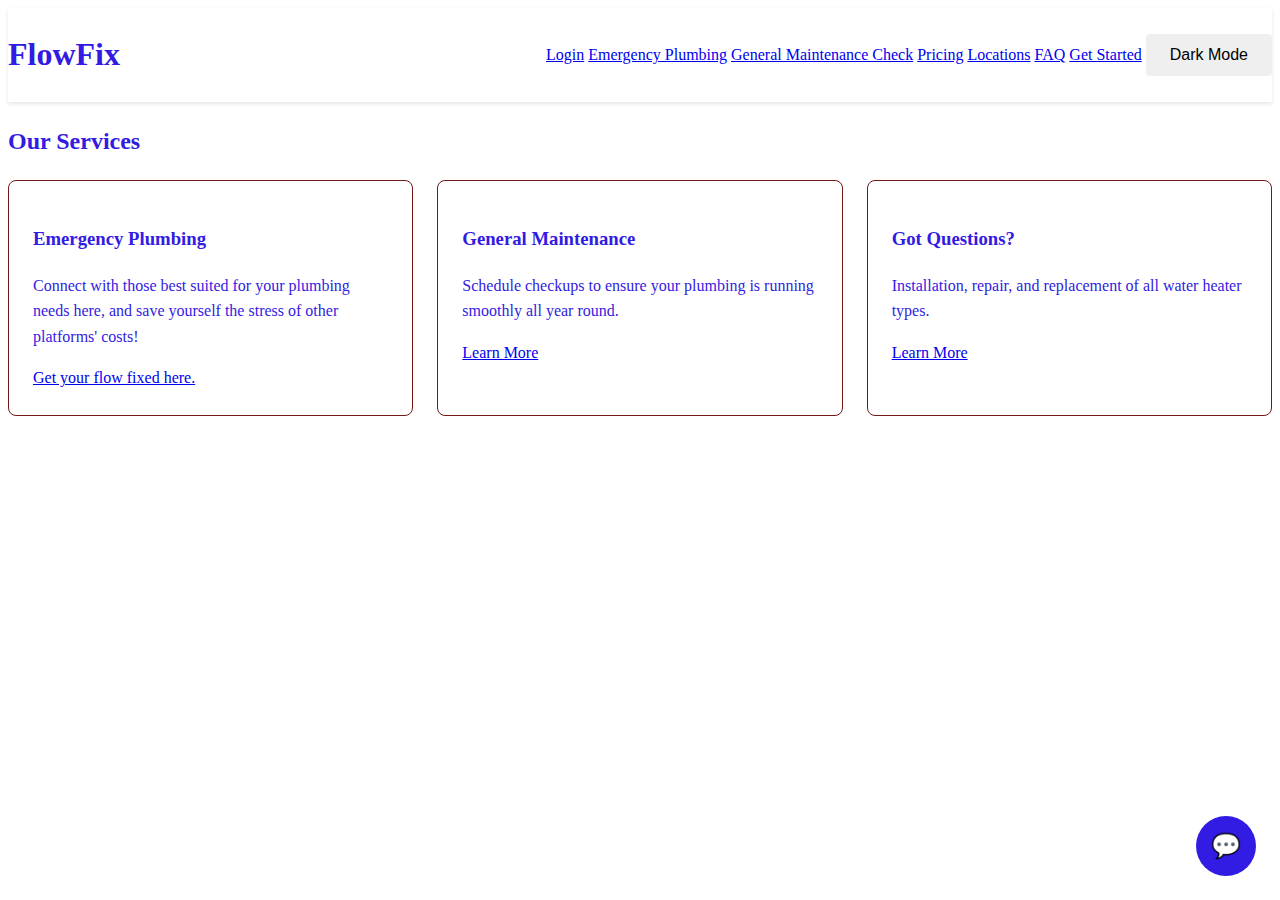
<file: Homepage/index.html>
<!DOCTYPE html>
<html lang="en">
<head>
    <meta charset="UTF-8">
    <meta name="viewport" content="width=device-width, initial-scale=1.0">
    <title>FlowFix - Where All Your Problems Flow Away</title>
    <link rel="stylesheet" href="styles.css">
</head>
<body>

 <!-- Navigation Header -->
    <header class="main-header">
        <div class="container">
              <div class="nav-wrapper">
                <div class="logo">
                    <h1>FlowFix</h1>
                </div>
                <nav class="main-nav">
                    <a href="#login">Login</a>
                    <a href="#Emergency-Plumbing">Emergency Plumbing</a>
                    <a href="#Maintenance-Check">General Maintenance Check</a>
                    <a href="#pricing">Pricing</a>
                    <a href="../Location/Location.html">Locations</a>
                    <a href="#FAQ">FAQ</a>
                    <a href="#contact" class="cta-nav">Get Started</a>
                    <button class="btn theme-toggle" id="themeToggle">Dark Mode</button>
                </nav>
            </div> 
        </div>     
    </header>       
            
           <!---- Sections to toggle through --->  
    <section>
     <h2>Our Services</h2>
        <div class="services-grid">
            <div class="service-card">
        <h3>Emergency Plumbing</h3>
                <p>Connect with those best suited for your plumbing needs here, and save yourself the stress of other platforms' costs!</p>
                <a href="#Emergency-Plumbing">Get your flow fixed here.</a>
            </div>
            <div class="service-card">
                <h3>General Maintenance</h3>
                <p>Schedule checkups to ensure your plumbing is running smoothly all year round.</p>
                <a href="#Maintenance-Check">Learn More</a> 
            </div>
            <div class="service-card">
                <h3>Got Questions?</h3>
                <p>Installation, repair, and replacement of all water heater types.</p>
                <a href="#FAQ">Learn More</a>
            </div>
        </div>
        </section>
          <!-- END OF SERVICE CARDS-->

           <!-- CHAT BUBBLE FEATURE, for prototype, ZERO FUNCTIONALITY
            @TODO: implement functionality once API && BACKEND is implemented + connected. -->
        <div>
        <div class="chat-bubble" id="chatBubble">💬</div>
<div class="chat-window" id="chatWindow" style="display:none;">
    <div class="chat-header">
        <span>FlowFix Assistant</span>
        <button id="closeChat">✕</button>
    </div>
    <div class="chat-messages" id="chatMessages"></div>
    <div class="chat-input-row">
        <input type="text" id="chatInput" placeholder="Describe your issue..."/>
        <button id="chatSend">Send</button>
    </div>
     <!-- END OF CHAT BUBBLE FEATURE-->
</div>
</div> 
</body>
</html>
</file>
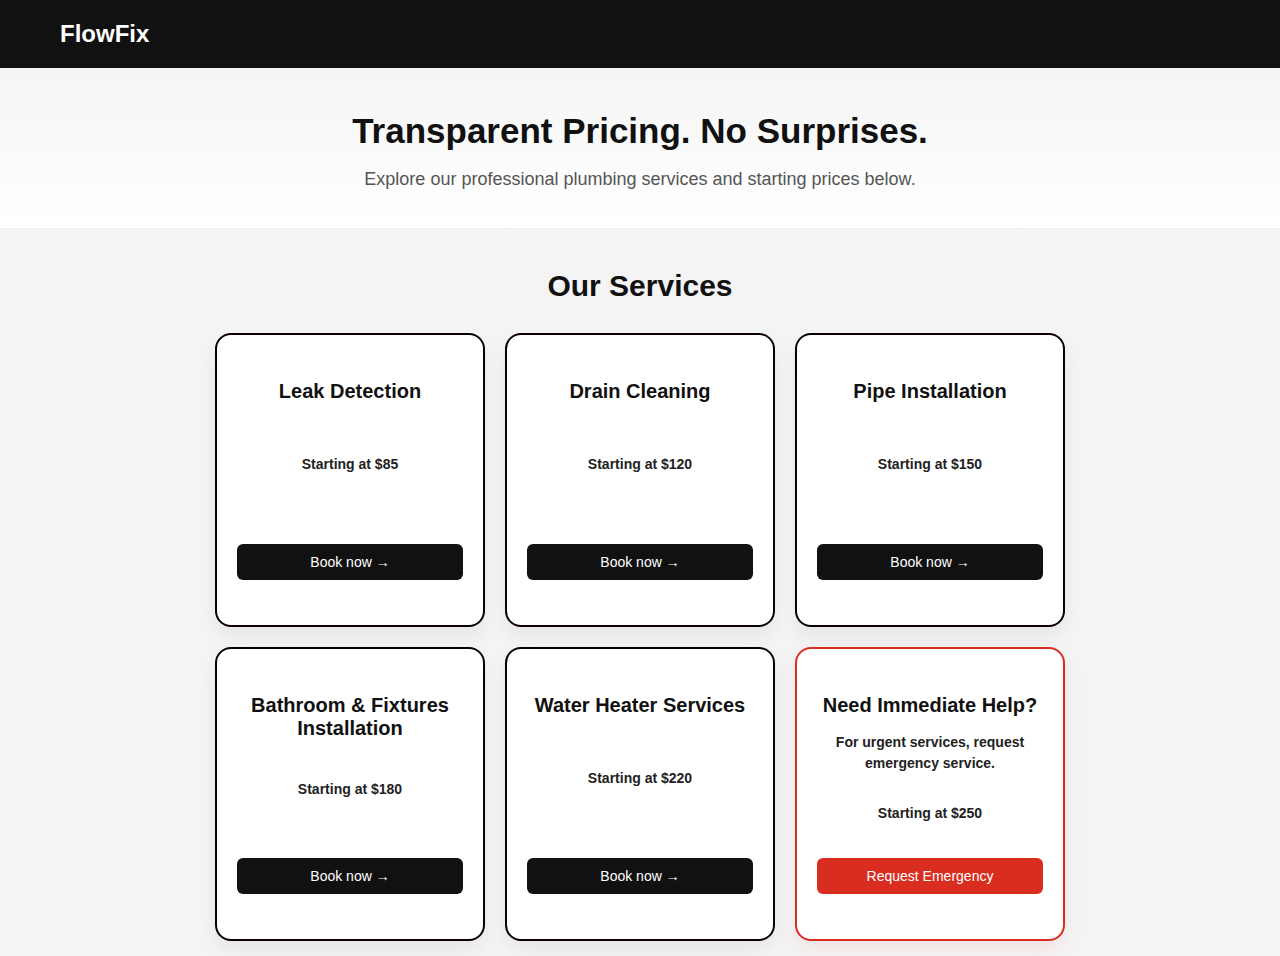
<file: pricing.html>
<!DOCTYPE html>
<html>
<head>
    <title>FlowFix Pricing</title>
    <link rel="stylesheet" href="pricing.css">
</head>
<body>

    <!-- NAVBAR -->
    <header class="nav">
        <h2 class="logo">FlowFix</h2>
    </header>

    <!-- HERO SECTION -->
    <section class="hero">
        <h1>Transparent Pricing. No Surprises.</h1>
        <p>Explore our professional plumbing services and starting prices below.</p>
    </section>

    <!-- PRICING / SERVICES SECTION -->
    <section class="pricing">

        <h2 class="section-title">Our Services</h2>

        <!-- 6 CARDS (3 columns x 2 rows) -->
        <div class="card-container">

            <div class="card">
                <h3>Leak Detection</h3>
                <p>Starting at $85</p>
                <button class="card-btn">Book now →</button>
            </div>

            <div class="card">
                <h3>Drain Cleaning</h3>
                <p>Starting at $120</p>
                <button class="card-btn">Book now →</button>
            </div>

            <div class="card">
                <h3>Pipe Installation</h3>
                <p>Starting at $150</p>
                <button class="card-btn">Book now →</button>
            </div>

            <div class="card">
                <h3>Bathroom & Fixtures Installation</h3>
                <p>Starting at $180</p>
                <button class="card-btn">Book now →</button>
            </div>

            <div class="card">
                <h3>Water Heater Services</h3>
                <p>Starting at $220</p>
                <button class="card-btn">Book now →</button>
            </div>

            <div class="card emergency-card">
                <h3>Need Immediate Help?</h3>
                <p class="emergency-text">
                    For urgent services, request emergency service.
                </p>
                <p>Starting at $250</p>
                <button class="card-btn emergency-btn">Request Emergency</button>
            </div>
        </div>

    </section>

</body>
</html>
</file>
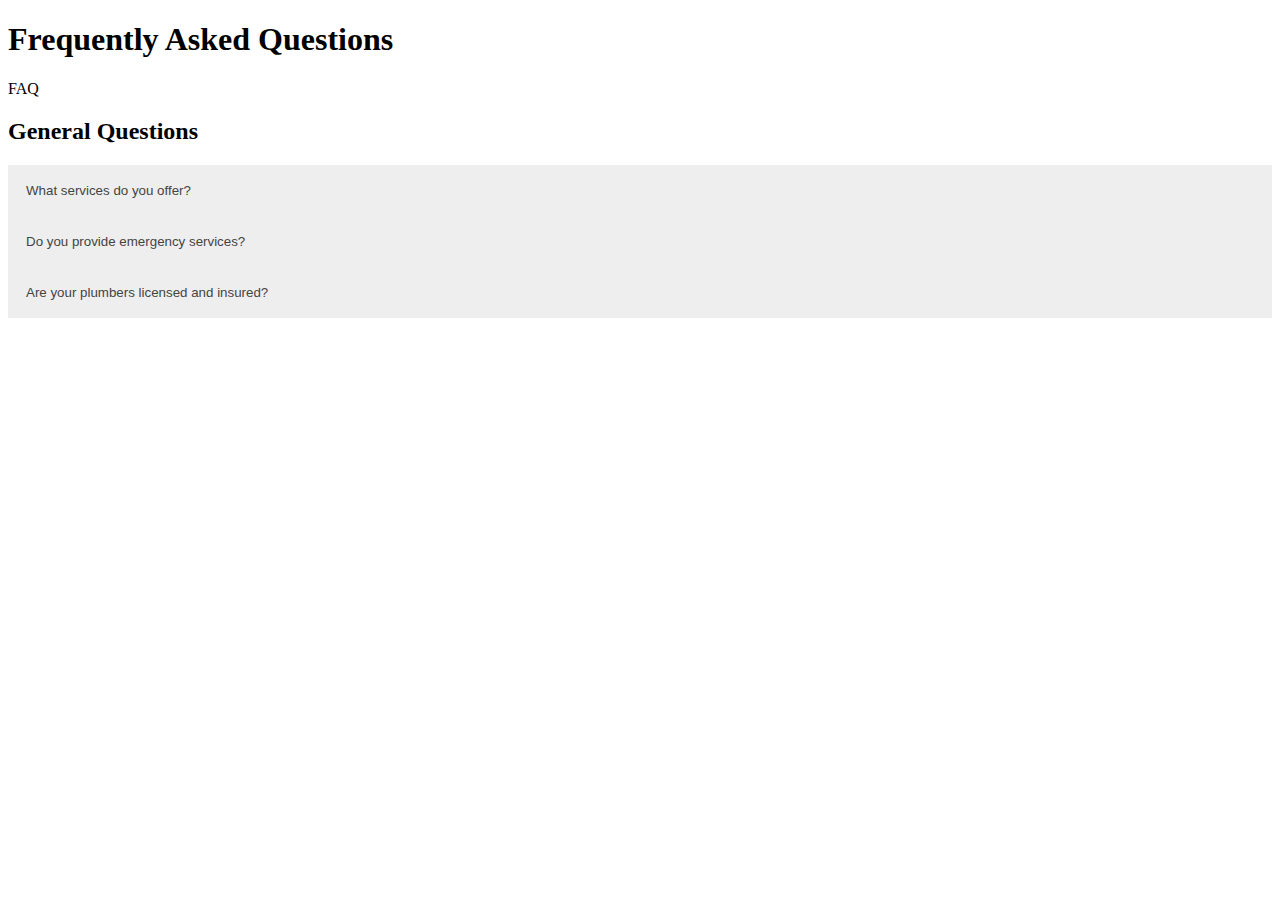
<file: FAQ/FAQ.html>
<!DOCTYPE html>
<html lang="en">
<head>
    <meta charset="UTF-8">
    <meta name="viewport" content="width=device-width, initial-scale=1.0">
    <title>FAQs Page</title>
    <link rel="stylesheet" href="./FAQ.css">
</head>
<body>
    <!-- To be added soon : Questions & Answers  -->
    <h1>Frequently Asked Questions</h1>
    <p>FAQ</p>

    <!-- General Questions FAQ-->
    <h2>General Questions</h2>
    <button class="accordion">What services do you offer?</button>
    <div class="panel">
        <p>
            At FlowFix, we handle everything from minor leaks to major installations.
            Our core services include leak detection, pipe repair and replacement, water heater 
            maintenance, drain cleaning, and fixture installations (sinks, toilets, and faucets).
            Whether it's a residential check-up or a complex commercial project, our team is equipped
            to get your flow back on track.
        </p>
    </div>

    <button class="accordion">Do you provide emergency services?</button>
    <div class="panel">
        <p>
            Yes! We know that plumbing disasters don't wait for business hours.
            FlowFix offers 24/7 emergency services for urgent issues like burst pipes,
            severe sewage backups, or major water leaks. Simply log onto our website and 
            get matched with one of our technicians. We will dispatch our technician to 
            your NYC location as soon as possible.
        </p>
    </div>

    <button class="accordion">Are your plumbers licensed and insured?</button>
    <div class="panel">
        <p>
            Absolutely. Your property is in safe hands. Every plumber on the FlowFix 
            team is fully licensed, background-checked, and highly trained. We also 
            carry comprehensive insurance coverage to protect your home and our workers,
            ensuring you have total peace of mind throughout the entire repair process.
        </p>
    </div>

    <script src="FAQ.js"></script>
</body>
</html>
</file>
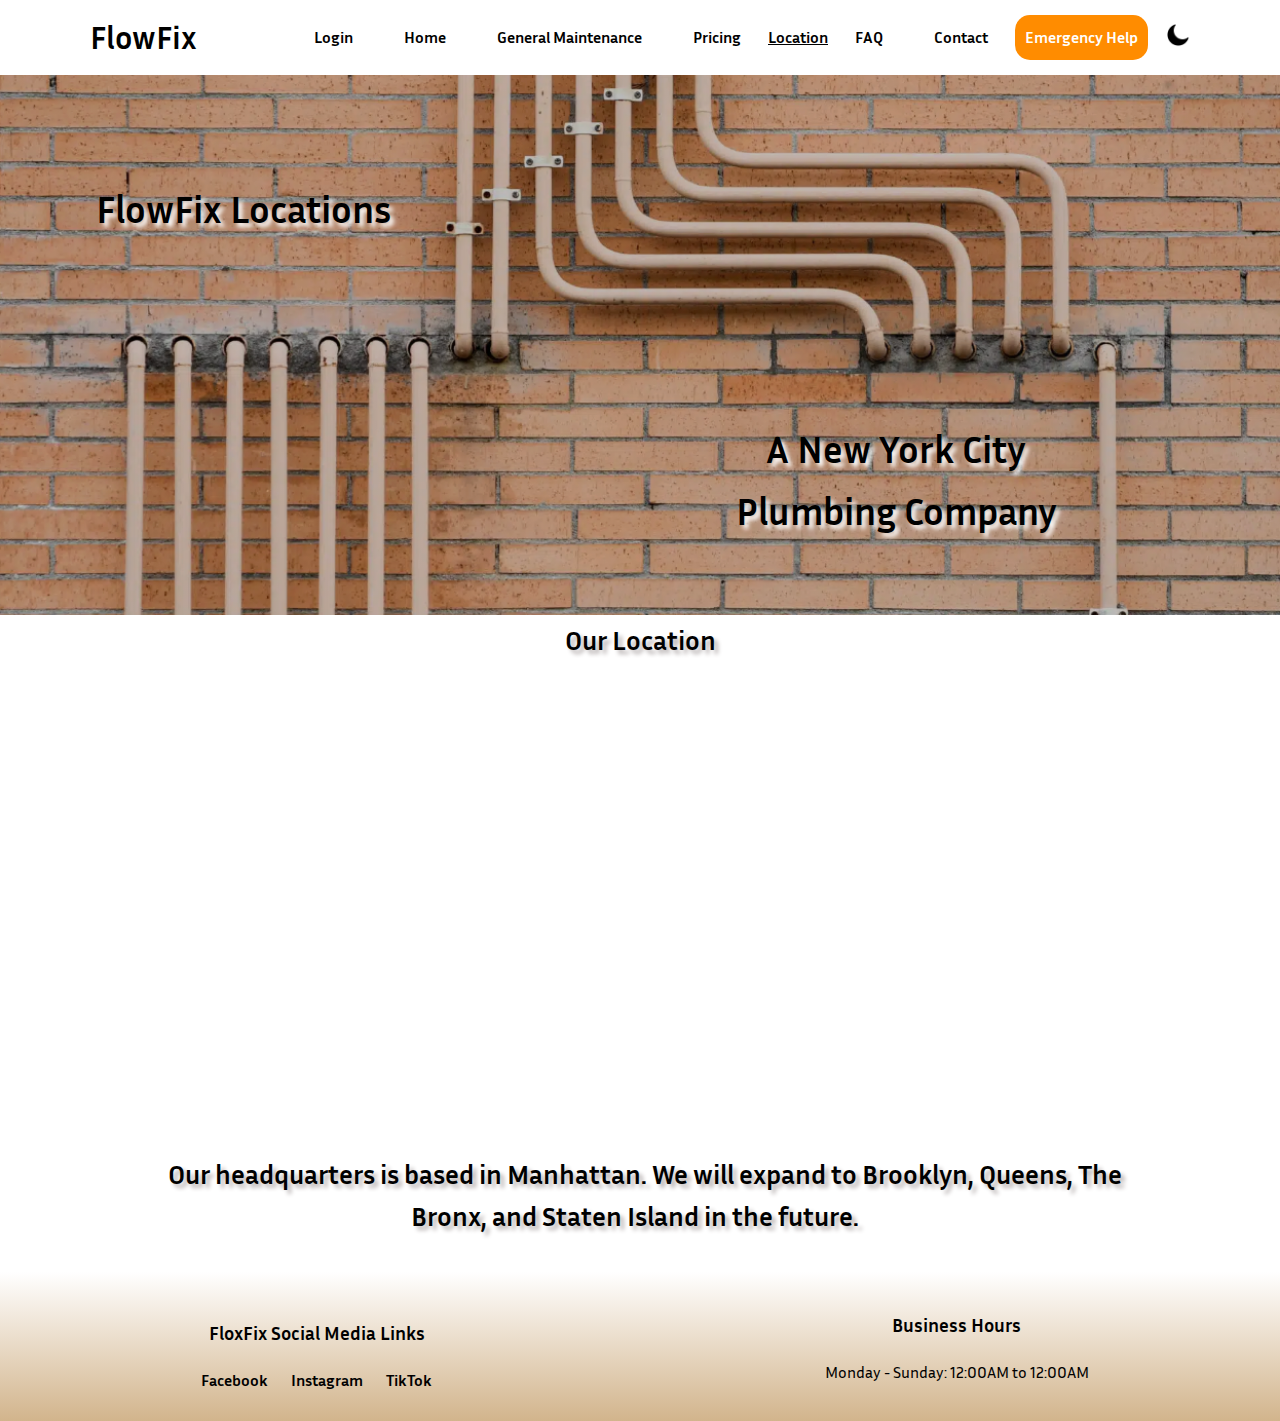
<file: Location/Location.html>
<!-- HTML for Location Webpage -->

<!DOCTYPE html>
<html lang="en">
<head>
    <meta charset="UTF-8">
    <meta name="viewport" content="width=device-width, initial-scale=1.0">
    <title>Location</title>
    <link rel="stylesheet" href="../style.css">
    <link rel="stylesheet" href="./Location.css">
</head>
<body>
    <!-- Page Header / Nav Bar-->

    <!-- <div class="location-nav"> -->
        <!-- Will remove this part once we get the homepage header -->
        <!-- <div class="centered-text">
            <h1>FlowFix Location</h1>
        </div> -->
        
        <!-- Reverse the display of Nav Bar Buttons to be displayed in order of Home -> Contact -->
        <!-- Need to adjust file paths when running on live server vs. Github Pages -->
        <!-- Below has file paths fit for Live Server -->
        <!-- <a href="#contact" class="btn">Contact</a>
        <a href="../FAQ/FAQ.html" class="btn">FAQ</a>
        <a href="../Location/Location.html" class="active">Location</a>
        <a href="#pricing" class="btn">Pricing</a>
        <a href="#general-maintenance-check" class="btn">General Maintenance</a>
        <a href="#emergency-plumbing" class="btn">Emergency Plumbing</a>
        <a href="#login" class="btn">Login</a>
        <a href="../index.html" class="btn">Home</a> -->

        <!-- Navigation Bar w/File paths that work with Github Pages-->
    <header class="main-header">
        <div class="container">
            <div class="nav-wrapper">
                <div class="logo">
                    <h1>FlowFix</h1>
                </div>
                <button class="hamburger" id="hamburger" aria-label="Toggle menu">
                    <span></span>
                    <span></span>
                    <span></span>
                </button>
                <nav class="main-nav">
                    <a href="../Login/login.html" class="btn">Login</a>
                    <a href="../index.html" class="btn">Home</a>
                    <a href="GEN-Maintenance Check/Maintenance.html" class="btn">General Maintenance</a>
                    <a href="../Pricing/pricing.html" class="btn">Pricing</a>
                    <a href="../Location/Location.html" class="active">Location</a>
                    <a href="../FAQ/FAQ.html" class="btn">FAQ</a>
                    <a href="#contact" class="btn">Contact</a>

                    <a href="#emergency-plumbing" class="btn btn-emergency">Emergency Help</a>
                    
                    <button class="btn theme-toggle" id="themeToggle" aria-label="Toggle Dark Mode">
                        <img src="../dark-mode.png" id="themeIcon" alt="Dark Mode Icon" width="30" height="30">
                    </button>
                </nav>
            </div>
        </div>
    </header>    

    <!-- Location Webpage Hero Image -->
    <div class="hero-image">
        <div class="hero-text top-left">
            FlowFix Locations
        </div>

        <div class="hero-text bottom-right">
            A New York City Plumbing Company
        </div>
    </div>

    <div class="divider">
        <span>Our Location</span>
    </div>

    <!-- Google Maps -->
    <center>
        <iframe src="https://www.google.com/maps/embed?pb=!1m18!1m12!1m3!1d6043.471330141396!2d-73.96890878677365!3d40.767838255474224!2m3!1f0!2f0!3f0!3m2!1i1024!2i768!4f13.1!3m3!1m2!1s0x89c258eb899f0889%3A0xb5e90aa7d877ee1f!2sHunter%20College!5e0!3m2!1sen!2sus!4v1770604619175!5m2!1sen!2sus" 
            width="100%" 
            height="450" 
            style="border:0" 
            allowfullscreen="" 
            loading="lazy" 
            referrerpolicy="no-referrer-when-downgrade">
        </iframe>
    </center>

    <div class="dividerHQ">
        <span>Our headquarters is based in Manhattan. We will expand to Brooklyn, Queens, The Bronx, and Staten Island in the future.</span>
    </div>

    <footer class="footer">
        <div class="footer-container">
            <div class="footer-social">
                <h3>FloxFix Social Media Links</h3>
                <a href="https://www.facebook.com/">Facebook</a>
                <a href="https://www.instagram.com/">Instagram</a>
                <a href="https://www.tiktok.com/en/">TikTok</a>
            </div>

            <div class="footer-hours">
                <h3>Business Hours</h3>
                <p>Monday - Sunday: 12:00AM to 12:00AM</p>
            </div>
        </div>
    </footer>


    <script src="Location.js"></script>
</body>
</html>
</file>
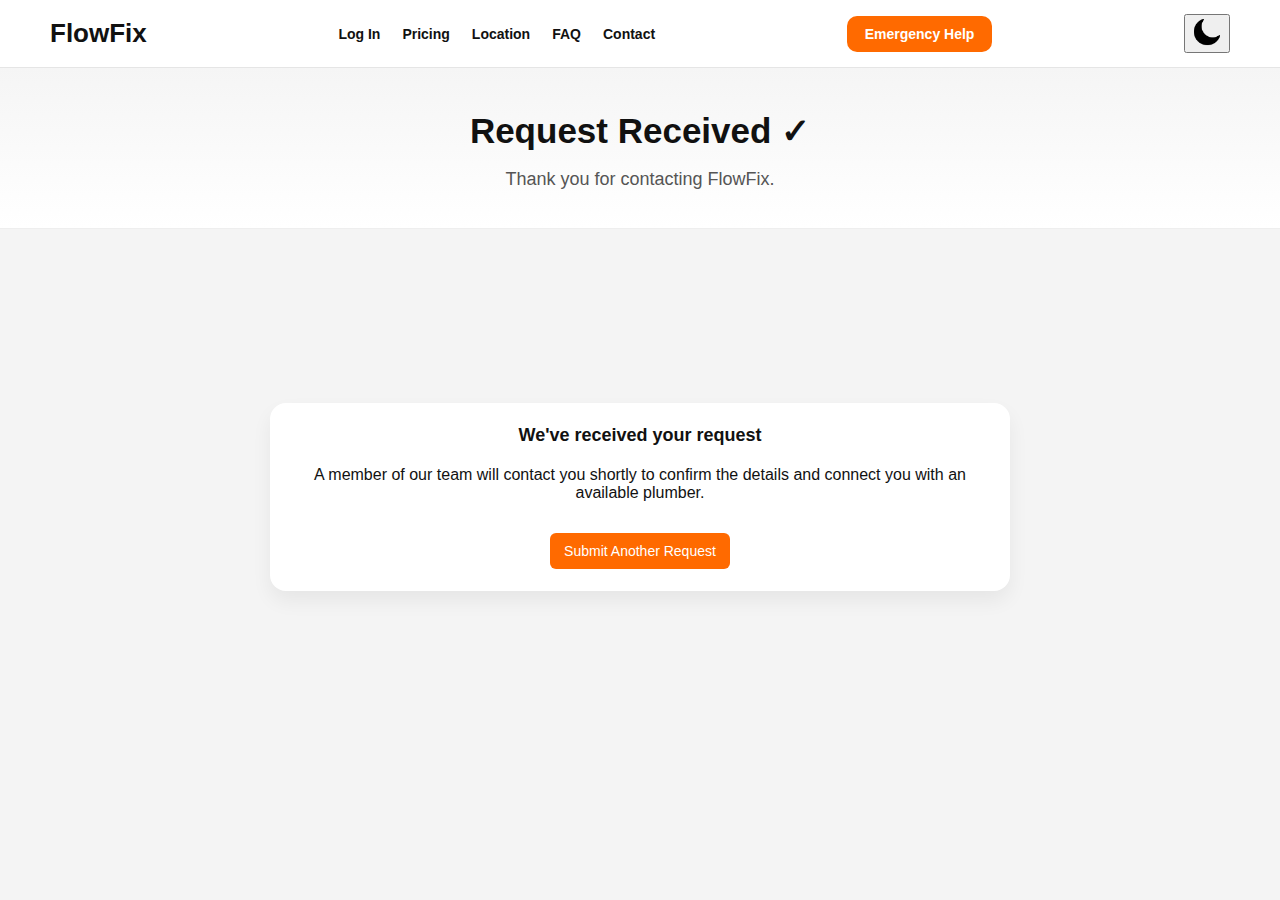
<file: Pricing/confirmation.html>
<!DOCTYPE html>
<html lang="en">
<head>
  <meta charset="UTF-8" />
  <meta name="viewport" content="width=device-width, initial-scale=1.0" />
  <title>FlowFix | Request Received</title>
  <link rel="stylesheet" href="contact.css" />
</head>
<body>

    <!-- NAVBAR -->
<header class="nav">
    <div class="nav-inner">
        <div class="logo">FlowFix</div>

        <nav class="nav-links">
            <a href="https://leilamoumou.github.io/flowfix-capstone/Login/login.html">Log In</a>
            <a href="https://leilamoumou.github.io/flowfix-capstone/Pricing/pricing.html">Pricing</a>
            <a href="https://leilamoumou.github.io/flowfix-capstone/Location/Location.html">Location</a>
            <a href="https://leilamoumou.github.io/flowfix-capstone/FAQ/FAQ.html">FAQ</a>
            <a href="https://leilamoumou.github.io/flowfix-capstone/Pricing/contact.html">Contact</a>
        </nav>

        <a class="nav-cta" href="tel:+15551234567">Emergency Help</a>

        <button class="btn theme-toggle" id="themeToggle" aria-label="Toggle Dark Mode">
          <img src="../dark-mode.png" id="themeIcon" alt="Dark Mode Icon" width="30" height="30">
        </button>

    </div>
</header>

<!-- HERO -->
<div class="hero">
    <h1>Request Received ✓</h1>
    <p>Thank you for contacting FlowFix.</p>
</div>

<!-- CONFIRMATION SECTION -->
<section class="contact" style="display:flex; justify-content:center; align-items:center; min-height:55vh;">
    <div style="width:100%; display:flex; justify-content:center;">
        <div class="card form-card no-hover" style="max-width:700px; width:100%; text-align:center;">

            <h2 class="card-title">We've received your request</h2>

            <p style="margin-top:20px;">
                A member of our team will contact you shortly to confirm the details
                and connect you with an available plumber.            </p>

            <div style="margin-top:25px; display:flex; justify-content:center; gap:12px; flex-wrap:wrap;">

                <a class="card-btn" href="contact.html">Submit Another Request</a>
                </a>
            </div>
        </div>
    </div>
</section>

</body>
</html>
</file>
<file: Homepage/styles.css>
/*  Homepage CSS, will be kept simple until UI design is implemented/*/


body{
     font-family: 'Times New Roman', Times, serif;
    line-height: 1.6;
    color: #321be2;
}
/* Headers + Nav */
.main-header {
    background: #fff;
    box-shadow: 0 2px 4px rgba(0,0,0,0.1);
    top: 0;
    z-index: 100;
}
.nav-wrapper {
    display: flex;
    justify-content: space-between;
    align-items: center;
}
/* Buttons */
.btn {
    padding: 0.75rem 1.5rem;
    border: none;
    border-radius: 4px;
    cursor: pointer;
    font-size: 16px;
}
/*dark mode toggle */
[data-theme="dark"] body {
    background: #121212;
    color: #f0f0f0;
}
[data-theme="dark"] .main-header {
    background: #1e1e1e;
}
/* SERVICES GRID STYLE */
.services-grid {
    display: grid;
    grid-template-columns: repeat(3, 1fr);
    gap: 1.5rem;
}
.service-card {
    padding: 1.5rem;
    border: 1px solid #731919;
    border-radius: 8px;
}
/* Chatbot style, will implement functionality later in js */
.chat-bubble {
    position: fixed;
    bottom: 24px;
    right: 24px;
    background: #321be2;
    color: white;
    width: 60px;
    height: 60px;
    border-radius: 50%;
    display: flex;
    align-items: center;
    justify-content: center;
    font-size: 1.5rem;
    cursor: pointer;
    z-index: 999;
}
.chat-window {
    position: fixed;
    bottom: 5rem;
    right: 2rem;
    width: 320px;
    background: white;
    border-radius: 12px;
    box-shadow: 0 8px 24px rgba(0,0,0,0.15);
    z-index: 999;
}
.chat-header {
    background: #321be2;
    color: rgb(255, 243, 243);
    padding: 1rem;
    border-radius: 12px 12px 0 0;
    display: flex;
    justify-content: space-between;
}
.chat-messages {
    height: 250px;
    overflow-y: auto;
    padding: 1rem;
}
.chat-input-row {
    display: flex;
    padding: 0.75rem;
    gap: 0.5rem;
    border-top: 1px solid #991919;
}
</file>
<file: pricing.css>
/* BASE */
body {
    margin: 0;
    font-family: Arial, sans-serif;
    background-color: #f4f4f4;
    color: #111;
}

/* NAVBAR */
.nav {
    background-color: #111;
    color: white;
    padding: 20px 60px;
}

.logo {
    margin: 0;
}

/* HERO */
.hero {
    text-align: center;
    padding: 20px 20px;
    background: linear-gradient(to bottom, #f5f5f5, #ffffff);
    border-bottom: 1px solid #eee;
}

.hero h1 {
    font-size: 35px;
    margin-bottom: 15px;
}

.hero p {
    font-size: 18px;
    color: #555;
}

/* PRICING SECTION */
.pricing {
    max-width: 850px;
    margin: 0 auto;
    padding: 15px 20px;
}

.section-title {
    text-align: center;
    margin-bottom: 30px;
    font-size: 30px;
}

/* GRID: 3 COLUMNS x 2 ROWS */
.card-container {
    display: grid;
    grid-template-columns: repeat(3, 1fr);
    gap: 20px;
    align-items: stretch;
}

/* CARD STYLE */
.card {
    background: white;
    border-radius: 16px;
    height: 200px;
    padding: 45px 20px;
    text-align: center;

    border: 2.0px solid #0b0101;

    box-shadow: 0 10px 20px rgba(0,0,0,0.06);
    transition: transform 0.2s ease, box-shadow 0.2s ease;

    display: flex;
    flex-direction: column;
    justify-content: space-between;
}

.card:hover {
    transform: translateY(-6px);
    box-shadow: 0 18px 35px rgba(0,0,0,0.12);
}

.card h3 {
    margin: 0;
    font-size:20px;
}

.card p {
    margin-top: 15px;
    font-weight: 600;
    font-size: 14px;
    line-height: 1.5;
    color: #222;
}

/* EMERGENCY CARD OUTLINE */
.emergency-card {
    border: 2.0px solid #d92d20;              /* thin red outline */
    box-shadow: 0 10px 22px rgba(217,45,32,0.08); /* subtle red glow */
}

.emergency-card:hover {
    box-shadow: 0 16px 32px rgba(217,45,32,0.12);
}

/* BUTTON */
.card-btn {
    margin-top: 20px;
    padding: 10px 14px; 
    font-size: 14px;
    border: none;
    background-color: #111;
    color: white;
    border-radius: 6px;
    cursor: pointer;
}

.card-btn:hover {
    background-color: #333;
}

/* EMERGENCY BUTTON ONLY */
.emergency-btn {
    background-color: #d92d20;
}

.emergency-btn:hover {
    background-color: #b42318;
}
</file>
<file: FAQ/FAQ.css>
/* Style the buttons that are used to open and close the accordion panel */
.accordion {
  background-color: #eee;
  color: #444;
  cursor: pointer;
  padding: 18px;
  width: 100%;
  text-align: left;
  border: none;
  outline: none;
  transition: 0.4s;
}

/* Add a background color to the button if it is clicked on (add the .active class with JS), and when you move the mouse over it (hover) */
.active, .accordion:hover {
  background-color: #ccc;
}

/* Style the accordion panel. The accordion panel is hidden/collapsed by default*/
.panel {
  padding: 0 18px;
  background-color: rgb(255, 255, 255);
  display: none;
  overflow: hidden;
}
</file>
<file: style.css>
/*  Homepage CSS along with other pages*/
@import url('https://fonts.googleapis.com/css2?family=Inria+Sans:wght@300;400;700&display=swap');
/* UPDATED OT MATCH UI DESIGN */
body {
  font-family: 'Inria Sans',sans-serif;
  line-height: 1.6;
  color: #321be2;
  margin: 0;
}
.container {
  max-width:  1100px;
  margin: 0 auto;
  padding: 0 1.5 rem;
}
/* Headers + Nav  (dark navy*) */
.main-header {
  background: #1e3a5f;
  box-shadow: 0 2px 4px rgba(0, 0, 0, 0.2);
  top: 0;
  z-index: 100;
}
.nav-wrapper {
  display: flex;
  justify-content: space-between;
  align-items: center;
  padding: 0.75rem 0;
}
.logo h1{
  color: #fff;
  margin: 0;
}
.main-nav a,
.main-nav button {
  color: #fff;
}
/* Buttons */
.btn {
  padding: 0.75rem 1.5rem;
  border: none;
  border-radius: 4px;
  cursor: pointer;
  font-size: 16px;
  font-family: 'Inria Sans', sans-serif;
  text-decoration: none;
  color: #fff;
}
/*dark mode toggle */
[data-theme="dark"] body {
  background: #121212;
  color: #f0f0f0;
}
[data-theme="dark"] .main-header {
  background:  #0f1f33;
}
/* SERVICES GRID STYLE */
.services-grid {
  display: grid;
  grid-template-columns: repeat(3, 1fr);
  gap: 1.5rem;
}
.service-card {
padding: 1.5rem;
  border: 1px solid #731919;
  border-radius: 8px;
}
/* Chatbot style, will implement functionality later in js */
.chat-bubble {
 position: fixed;
  bottom: 24px;
  right: 24px;
  background: #321be2;
  color: white;
  width: 60px;
  height: 60px;
  border-radius: 50%;
  display: flex;
  align-items: center;
  justify-content: center;
  font-size: 1.5rem;
  cursor: pointer;
  z-index: 999;
}
.chat-window {
   position: fixed;
  bottom: 5rem;
  right: 2rem;
  width: 320px;
  background: white;
  border-radius: 12px;
  box-shadow: 0 8px 24px rgba(230, 0, 0, 0.625);
  z-index: 999;
}
.chat-header {
  background: #321be2;
  color: rgb(255, 243, 243);
  padding: 1rem;
  border-radius: 12px 12px 0 0;
  display: flex;
  justify-content: space-between;
}
.chat-messages {
  height: 250px;
  overflow-y: auto;
  padding: 1rem;
}
.chat-input-row {
  display: flex;
  padding: 0.75rem;
  gap: 0.5rem;
  border-top: 1px solid #991919;
}
/* hamborg styling */
.hamburger {
  display: none;
  flex-direction: column;
  gap: 4px;
  background: none;
  border: none;
  cursor: pointer;
  padding: 0.5rem;
}
.hamburger span {
   display: block;
  width: 25px;
  height: 3px;
  background: #fff;
  border-radius: 3px;
}
@media (max-width: 768px) {
  .hamburger {
    display: flex;
  }
  .main-nav {
    display: none;
    flex-direction: column;
    width: 100%;
  }
  .main-nav.open {
    display: flex;
  }
}

/* Light/Dark Mode Theme Toggle Button Styling */
.btn.theme-toggle {
  background: none;
  border: none;
  padding: 0.5rem;
  cursor: pointer;
  transition: transform 0.2s ease;
  box-shadow: none;
} 

/* Hovering over the Light/Dark mode toggle button will slightly enlarge the icon */
.btn.theme-toggle:hover {
  transform: scale(1.1);
  background: transparent;
}

/* Styling for the Icon */
.btn.theme-toggle img{
 width: 24px;
  height: 24px;
  display: block;
  object-fit: contain;
}
/* Emergency button styling */
.btn-emergency {
  background-color: #f97316;
  color: white;
  border: 3px solid #fff;
  padding: 12px 24px;
  font-weight: bold;
  font-size: 1rem;
  border-radius: 4px;
  text-decoration: none;
  display: inline-block;
}

.btn-emergency:hover {
  background-color: #ea6c0a;
  color: white;
}
/* Login Page Styling */
.login-section {
  background-color: #f1f1f1;
  min-height: 80vh;
  display: flex;
  justify-content: center;
  align-items: center;
  padding 40px 20px;
}
.login-card{
  background: white;
  border-radius: 12px;
  box-shadow: 0 4px 20px rgba(0,0,0,0.1);
  padding: 40px;
  width: 100%;
  max-width: 460px;
}
.login-card h2{
  color:#1e3a5f;
  margin-bottom: 8px;
  font-size: 1.8rem;
}
.login-card .login-subtitle {
  color: #555;
  margin-bottom: 24px;
  font-size: 0.95rem;
}

.login-card label {
  display: block;
  font-size: 0.9rem;
  color: #333;
  margin-bottom: 4px;
  font-weight: 700;
}

.login-card input[type="email"],
.login-card input[type="password"] {
  display: block;
  width: 100%;
  padding: 12px;
  border: 1px solid #ccc;
  border-radius: 6px;
  margin-bottom: 16px;
  font-size: 1rem;
  font-family: 'Inria Sans', sans-serif;
  box-sizing: border-box;
  transition: border-color 0.2s;
}
.login-card input:focus {
  outline: none;
  border-color: #1e3a5f;
}

.login-card .btn-primary {
  width: 100%;
  background-color: #f97316;
  color: white;
  border: none;
  padding: 14px;
  border-radius: 6px;
  font-size: 1rem;
  font-weight: bold;
  font-family: 'Inria Sans', sans-serif;
  cursor: pointer;
  margin-bottom: 12px;
}
.login-card .btn-primary:hover {
  background-color: #ea6c0a;
}
/* row for 'remember me' option */
.login-extras {
  display: flex;
  justify-content: space-between;
  align-items: center;
  margin-bottom: 16px;
  font-size: 0.88rem;
  color: #555;
}
.login-extras label {
  font-weight: 400;
  color: #555;
  display: flex;
  align-items: center;
  gap: 6px;
  margin: 0;
}
.login-extras a {
  color: #f97316;
  text-decoration: none;
  font-weight: 600;
}
.login-extras a:hover { text-decoration: underline; }
/* switch / sign up link */
.login-switch {
  text-align: center;
  font-size: 0.9rem;
  color: #555;
  margin-top: 8px;
}
.login-switch button {
  background: none;
  border: none;
  color: #f97316;
  font-weight: bold;
  cursor: pointer;
  font-size: 0.9rem;
  font-family: 'Inria Sans', sans-serif;
}
.login-switch button:hover { text-decoration: underline; }

/* Message for login update */
.login-message {
  display: none;
  padding: 10px;
  border-radius: 6px;
  margin-bottom: 16px;
  font-size: 0.9rem;
}
.login-message.error   { background: #fde8e8; color: #b91c1c; display: block; }
.login-message.success { background: #e8f5e9; color: #1b5e20; display: block; }

/*  MAINTENANCE PAGE */
.maintenance-section {
  max-width: 800px;
  margin: 3rem auto;
  padding: 0 1.5rem;
}
.maintenance-section h2 {
  color: #1e3a5f;
  margin-bottom: 1rem;
}
.maintenance-section a.btn {
  background: #f97316;
  color: white;
  border-radius: 4px;
  padding: 0.5rem 1rem;
  text-decoration: none;
  font-weight: bold;
}
.maintenance-section a.btn:hover { background: #ea6c0a; }
</file>
<file: Location/Location.css>
/* Import Inria Sans Font */
@import url('https://fonts.googleapis.com/css2?family=Inria+Sans:wght@300;400;700&display=swap');

/* CSS for Location Webpage */

body {
    font-family: 'Inria Sans',sans-serif;
    line-height: 1.6;
    color: #321be2;
    margin: 0;
}

/* Navigation Bar background color */
.main-header {
    background-color: white;
}

.main-nav .btn,
.main-nav a {
    color:black;
    align-items: center; 
    justify-content: flex-end;
    gap: 15px;
    font-weight: bold;
}

h1 {
    font-family: 'Inria Sans',sans-serif;
    color:black;
}

.logo h1 {
    color: black;
}

.centered-text {
    text-align: center;
}

/* Modal Styling from w3schools.com */
.modal {
    display: none; /* Hidden by default */
    position: fixed; /* Stay in place */
    z-index: 1; /* Sit on top */
    padding-top: 100px; /* Location of the box */
    left: 0;
    top: 0;
    width: 100%; /* Full width */
    height: 100%; /* Full height */
    overflow: auto; /* Enable scroll if needed */
    background-color: rgb(0,0,0); /* Fallback color */
    background-color: rgba(0,0,0,0.4); /* Black w/ opacity */
  }
  
  /* Modal Content */
  .modal-content {
    background-color: #fefefe;
    margin: auto;
    padding: 20px;
    border: 1px solid #888;
    width: 30%;
  }
  
  /* The Close Button */
  .close {
    color: #aaaaaa;
    float: right;
    font-size: 28px;
    font-weight: bold;
  }
  
  .close:hover,
  .close:focus {
    color: #000;
    text-decoration: none;
    cursor: pointer;
  }
  
  /* Dark Mode Modal */
  [data-theme="dark"] .modal p {
    color: black;
  }

/* Pipes Hero Image */
.hero-image {
    background-image: linear-gradient(rgba(0, 0, 0, 0.25), rgba(0, 0, 0, 0.25)), 
    url("location-hero-img.png");
    height: 60vh;
    background-position: center;
    background-repeat: no-repeat;
    background-size: cover;
    position: relative;
}

/* Styling for the Hero Text */
.hero-text {
    color: black;
    position: absolute;
    font-weight: bold;
    text-shadow: 4px 4px 4px white;
}

/* FlowFix Location Hero Text */
.top-left {
    top: 25%;
    left: 19%;
    transform: translate(-50%, -50%);
    font-size: 3vw;
}

/* NYC Hero Text */
.bottom-right {
    top: 75%;
    left: 70%;
    transform: translate(-50%, -50%);
    font-size: 3vw;
    text-align: center;
}

/* Divider */
.divider {
    display: flex;
    align-items: center;
    text-align: center;
    background-color: white;
    margin: 0px;
    font-size: 20pt;
    font-family: 'Inria Sans',sans-serif;
    font-weight: bold;
    color: black;
    text-shadow: 4px 4px 4px rgb(184, 178, 178);   
    min-height: auto; 
}

/* Headquarters Section of Text */
.dividerHQ {
    display: block;
    text-align: center;
    color: black;
    font-size: 20pt;
    font-family: 'Inria Sans',sans-serif;
    font-weight: bold;
    text-shadow: 4px 4px 4px rgb(184, 178, 178); 
    justify-content: center;
    background-color: white;
    margin: 0px;
    min-height: auto;
    padding: 30px 10%; /* Padding around the text for a spacious look */
}

[data-theme="dark"] .dividerHQ {
    background-color: #1e3a5f !important;
    color: white;
    text-shadow: none;
    margin: none !important;
    border: none !important;
    /* Removes the black margin on the top/bottom of divider */
    margin-top: -8px;
    margin-bottom: -8px;
}

.divider::before,
.divider::after {
    content: "";
    height: 50px;
    background-color: white;
    flex-grow: 1;
    /* border-top: 5px solid tan; */
    /* border-bottom: 4px solid tan; */
}

.divider span {
    padding-left: 10px;
    padding-right: 10px;
}

.dividerHQ span {
    padding-left: 10px;
    padding-right: 10px;
}

/* Removes stray margin color in light mode */
/* .dividerHQ {
    margin-top: -10px;
    margin-bottom: -10px;
} */

/* Footer Styles */
.footer {
    /* background-color: lightgray; */
    background-image: linear-gradient(to bottom, white, tan);
    color: black;
    padding: 20px 0;
    text-align: center;
    margin-top: 4px;
}

/* Styling for Footer in dark mode - Background */
[data-theme="dark"] .footer {
    background-image: linear-gradient(to bottom, #1e3a5f, black);
    color: white;
    padding: 20px 0;
    text-align: center;
    margin-top: 4px;
}

.footer-container {
    display: flex;
    flex-wrap: wrap;
    justify-content: space-around;
    align-items: center;
}

/* Social Media Links */
.footer-social a {
    color: black;
    text-decoration: none;
    font-weight: bold;
    margin: 0 10px;
    transition: color 0.3s ease-in-out;
}

/* Footer Social Media Links in Dark Mode */
[data-theme="dark"] .footer-social a {
    color: white;
    text-decoration: none;
    font-weight: bold;
    margin: 0 10px;
    transition: color 0.3s ease-in-out;
}

.footer-social a:hover {
    color: orange; /* Highlight color on hover */
}

/* Business Hours */
.footer-hours {
    text-align: center;
    font-size: 16px;
}

/* Responsive Footer */
@media screen and (max-width: 768px) {
    .footer-container {
        flex-direction: column;
    }

    .footer-social,
    .footer-hours {
        margin: 10px 0;
    }
}

/* Location Navigation Bar */
.location-nav {
    overflow: hidden;
    background-color: rgb(182, 166, 154);
}

.location-nav a {
    float: right;
    color:brown;
    text-align: center;
    padding: 14px 16px;
    text-decoration: none;
    font-size: 20px;
}

/* 
    Dark Mode Settings
    - Navigation bar background switches to Navy color 
    - Logo color switches to white
*/

[data-theme="dark"] .main-header {
    background-color: #1e3a5f;
}

/* Dark Mode - Logo switches to white */
[data-theme="dark"] .logo h1 {
    color: white;
}

/* Dark Mode - Nav Bar buttons switch to white */
[data-theme="dark"] .main-nav .btn,
[data-theme="dark"] .main-nav a {
    color: white;
}

/* Light & Dark Mode - Hamburger */ 
.hamburger span {
    background-color: black;
}

[data-theme="dark"] .hamburger span {
    background-color: #ffffff;
}

/* Styling for Divider in dark mode */
[data-theme="dark"] .divider {
    background-color: #1e3a5f !important;
    color: white !important;
    text-shadow: none !important;
}

[data-theme="dark"] .divider::before,
[data-theme="dark"] .divider::after {
    background-color: #1e3a5f !important;
}

[data-theme="dark"] .dividerHQ::before,
[data-theme="dark"] .dividerHQ::after {
    background-color: #1e3a5f !important;
}

/* Styling for DividerHQ in dark mode */
[data-theme="dark"] .dividerHQ {
    background-color: #1e3a5f !important;
    color: white !important;
    text-shadow: none !important;
}


/* TO DO - Styling for Footer in dark mode */


/* The nav buttons are hidden on mobile by default */
@media (max-width: 768px) {
    .main-nav {
        display: none; /* Hidden by default */
        flex-direction: column;
        position: absolute;
        top: 70px; 
        left: 0;
        width: 100%;
        background-color: #ffffff; /* Light mode background */
        padding: 1rem;
        box-shadow: 0 4px 10px rgba(0,0,0,0.1);
        z-index: 1000;
    }

    .main-nav.active {
        display: flex;
    }

    [data-theme="dark"] .main-nav {
        background-color: #1e3a5f;
    }
}

/* Light/Dark mode icon */
.btn.theme-toggle img {
    width: 24px;
    height: 24px;
    object-fit: contain;
    display: block;
}

.btn.theme-toggle {
    background:none;
    border:none;
    padding: 0;
    margin: 0;
    align-items: center;
    cursor: pointer;
    margin-left: 15px;
    height: 20px;
}

.btn.theme-toggle:hover {
    transform: scale(1.02);
    transition: transform 0.2s ease;
}

/* Styling for Emergency Button */
.btn-emergency {
    background-color: #ff8c00;
    border: none;
    border-radius: 15px;  /* Rounded Edges */
    font-weight: bold;
    text-decoration: none;
    transition: transform 0.2s, background-color 0.2s;
    box-shadow: 0 2px 5px 0 rgba (0, 0, 0, 0.15);
    color: white !important;
    padding: 10px;
}
 /* Styling for Emergency Button in Dark Mode */
[data-theme="dark"] .btn-emergency {
    background-color: #ff8c00;
    border: none;
    border-radius: 15px;  /* Rounded Edges */
    font-weight: bold;
    text-decoration: none;
    transition: transform 0.2s, background-color 0.2s;
    box-shadow: 0 2px 5px 0 rgba (0, 0, 0, 0.15);
    color: #1e3a5f !important;
    padding: 10px;
}
</file>
<file: Pricing/contact.css>
/* BASE */
body {
  margin: 0;
  font-family: Arial, sans-serif;
  background-color: #f4f4f4;
  color: #111;
}

/* NAVBAR */
.nav {
  background: #ffffff;
  border-bottom: 1px solid #e5e5e5;
  padding: 14px 50px;
}

.nav-inner {
  display: flex;
  align-items: center;
  justify-content: space-between;
}

.logo {
  font-weight: 800;
  font-size: 26px;
  color: #111;
  margin: 0;
}

.nav-links {
  display: flex;
  gap: 22px;
}

.nav-links a {
  text-decoration: none;
  color: #111;
  font-weight: 600;
  font-size: 14px;
  transition: color 0.2s ease;
}

.nav-links a:hover {
  color: #ff6a00;
}

.nav-cta {
  text-decoration: none;
  background: #ff6a00;
  color: white;
  padding: 10px 18px;
  border-radius: 10px;
  font-weight: 700;
  font-size: 14px;
  transition: background-color 0.2s ease;
}

.nav-cta:hover {
  background: #e55c00;
}

/* HERO */
.hero {
  text-align: center;
  padding: 20px 20px;
  background: linear-gradient(to bottom, #f5f5f5, #ffffff);
  border-bottom: 1px solid #eee;
}

.hero h1 {
  font-size: 35px;
  margin-bottom: 15px;
}

.hero p {
  font-size: 18px;
  color: #555;
}

/* CONTACT SECTION */
.contact {
  max-width: 950px;
  margin: 0 auto;
  padding: 20px 20px 45px;
}

.contact-layout {
  display: grid;
  grid-template-columns: 1.35fr 0.65fr;
  gap: 20px;
  align-items: start;
}

/* CARD */
.card {
  background: white;
  border-radius: 16px;
  padding: 22px 20px;
  box-shadow: 0 10px 20px rgba(0,0,0,0.06);
  transition: transform 0.2s ease, box-shadow 0.2s ease;
}

.card:hover {
  transform: translateY(-4px);
  box-shadow: 0 18px 35px rgba(0,0,0,0.12);
}

.card-title {
  margin: 0;
  font-size: 18px;
}

.card-subtitle {
  margin: 10px 0 0;
  font-weight: 600;
  font-size: 14px;
  line-height: 1.5;
  color: #555;
}

/* FORM */
.contact-form {
  margin-top: 16px;
}

.field {
  margin-bottom: 14px;
}

label {
  display: block;
  font-size: 13px;
  font-weight: 700;
  margin-bottom: 6px;
}

input, select, textarea {
  width: 100%;
  padding: 11px 12px;
  border-radius: 10px;
  border: 1px solid #ddd;
  font-size: 14px;
  outline: none;
}

input:focus, select:focus, textarea:focus {
  border-color: #ff6a00;
}

.two-col {
  display: grid;
  grid-template-columns: 1fr 1fr;
  gap: 12px;
}

.fineprint {
  margin-top: 10px;
  font-size: 12px;
  color: #666;
}

/* BUTTON */
.card-btn {
  margin-top: 6px;
  padding: 10px 14px;
  font-size: 14px;
  border: none;
  background-color: #ff6a00;
  color: white;
  border-radius: 6px;
  cursor: pointer;
  text-decoration: none;
  display: inline-block;
  text-align: center;
}

.card-btn:hover {
  background-color: #e55c00;
}

/* RIGHT SIDE INFO */
.info-stack {
  display: grid;
  gap: 20px;
}

.info-card .info-row {
  display: flex;
  justify-content: space-between;
  gap: 12px;
  padding: 12px 0;
  border-bottom: 1px solid #eee;
}

.info-card .info-row:last-child {
  border-bottom: none;
}

.info-label {
  font-weight: 700;
  font-size: 13px;
  color: #555;
}

.info-value {
  font-weight: 700;
  font-size: 13px;
  color: #111;
  text-decoration: none;
}

.info-value:hover {
  color: #ff6a00;
}

/* EMERGENCY STRIP */
.emergency-strip {
  border: 2px solid #d92d20;
  box-shadow: 0 10px 22px rgba(217,45,32,0.08);
}

.emergency-strip:hover {
  box-shadow: 0 16px 32px rgba(217,45,32,0.12);
}

.emergency-btn {
  background-color: #d92d20;
}

.emergency-btn:hover {
  background-color: #b42318;
}

/* Responsive */
@media (max-width: 900px) {
  .nav { padding: 14px 20px; }
  .contact-layout { grid-template-columns: 1fr; }
  .two-col { grid-template-columns: 1fr; }
}
</file>
